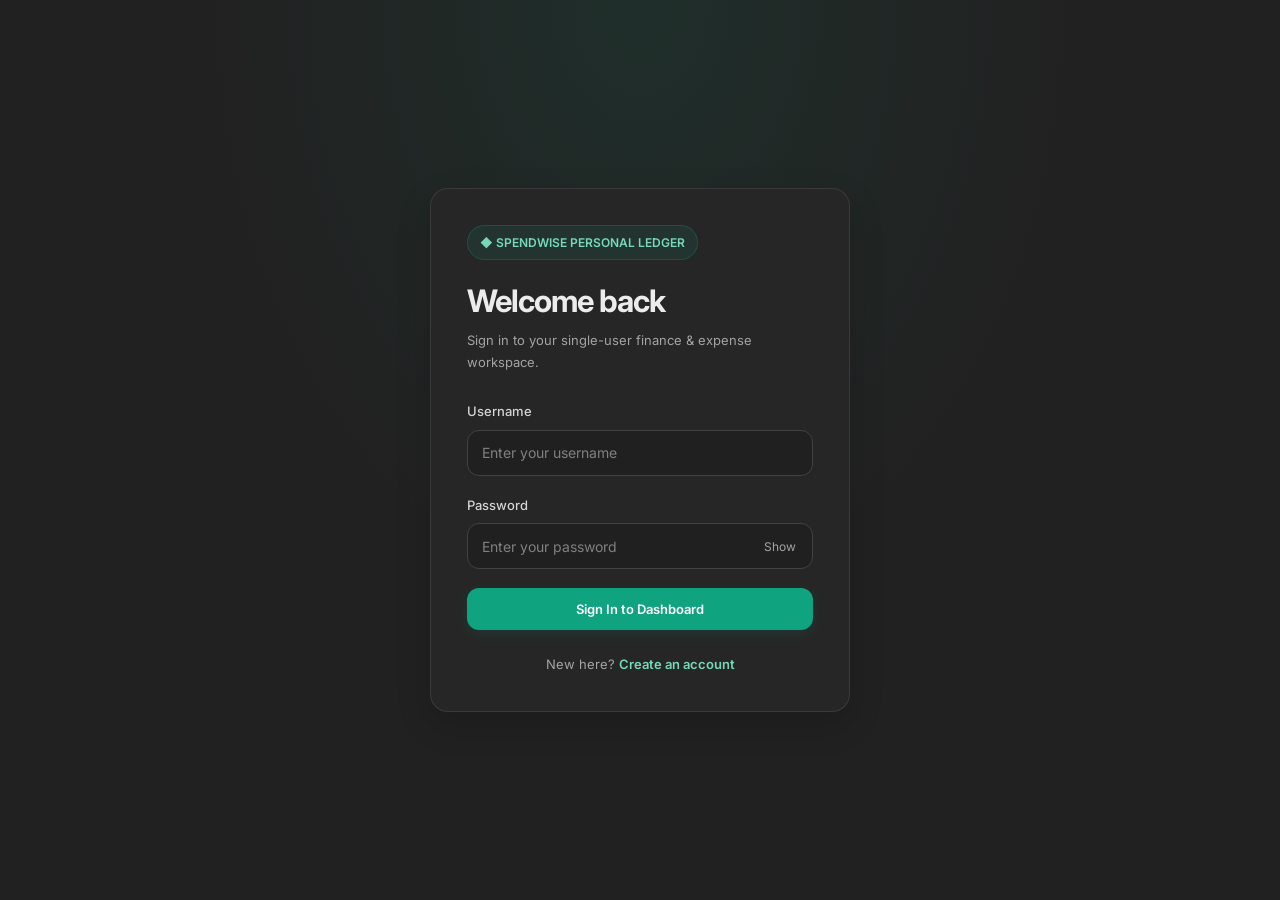
<file: ExpenseLedger_Simple_Redesign/web/index.html>
﻿<!DOCTYPE html>
<html lang="en">
<head>
    <meta charset="UTF-8">
    <meta name="viewport" content="width=device-width, initial-scale=1.0">
    <title>SpendWise — Sign In & Setup</title>
    <link rel="stylesheet" href="style.css">
</head>
<body>
    <main class="login-wrapper">
        <section class="glass-card login-card">
            <div class="brand-badge">◆ SPENDWISE PERSONAL LEDGER</div>
            <h1 class="brand-title" id="authHeading">Welcome back</h1>
            <p class="brand-subtitle" id="authSubheading">Sign in to your single-user finance & expense workspace.</p>

            <div id="authAlert" class="alert-banner alert-error" role="alert"></div>

            <!-- SIGN IN FORM -->
            <form id="loginForm" autocomplete="on">
                <div class="form-group">
                    <label class="form-label" for="username">Username</label>
                    <input class="form-control" type="text" id="username" name="username" placeholder="Enter your username" required>
                </div>

                <div class="form-group">
                    <label class="form-label" for="password">Password</label>
                    <div class="input-wrapper">
                        <input class="form-control" type="password" id="password" name="password" placeholder="Enter your password" required>
                        <button type="button" class="toggle-pass-btn" data-target="password">Show</button>
                    </div>
                </div>

                <button type="submit" class="btn btn-primary btn-full" id="loginBtn">
                    Sign In to Dashboard
                </button>

                <div class="auth-switch">
                    New here? <a id="showRegisterLink">Create an account</a>
                </div>
            </form>

            <!-- CREATE AN ACCOUNT FORM -->
            <form id="registerForm" style="display:none;" autocomplete="off">
                <div class="form-group">
                    <label class="form-label" for="regUsername">Choose Username</label>
                    <input class="form-control" type="text" id="regUsername" placeholder="e.g., AshBron_07 or Kushal" required>
                </div>

                <div class="form-group">
                    <label class="form-label" for="regPassword">Create Password</label>
                    <div class="input-wrapper">
                        <input class="form-control" type="password" id="regPassword" placeholder="Create a strong password" required>
                        <button type="button" class="toggle-pass-btn" data-target="regPassword">Show</button>
                    </div>
                </div>

                <div class="form-group">
                    <label class="form-label" for="regConfirmPassword">Confirm Password</label>
                    <div class="input-wrapper">
                        <input class="form-control" type="password" id="regConfirmPassword" placeholder="Re-enter your password" required>
                    </div>
                </div>

                <button type="submit" class="btn btn-primary btn-full" id="registerBtn">
                    Create Account
                </button>

                <div class="auth-switch">
                    Already have an account? <a id="showLoginLink">Sign in here</a>
                </div>
            </form>
        </section>
    </main>

    <script>
        // Check if redirected with a success registration message in URL query
        const urlParams = new URLSearchParams(window.location.search);
        if (urlParams.get('registered') === 'success') {
            const alertBox = document.getElementById('authAlert');
            alertBox.textContent = 'Account created successfully! Please sign in below.';
            alertBox.className = 'alert-banner alert-success';
            alertBox.style.display = 'block';
        }

        document.querySelectorAll('.toggle-pass-btn').forEach(btn => {
            btn.addEventListener('click', () => {
                const input = document.getElementById(btn.dataset.target);
                const isPass = input.type === 'password';
                input.type = isPass ? 'text' : 'password';
                btn.textContent = isPass ? 'Hide' : 'Show';
            });
        });

        const loginForm = document.getElementById('loginForm');
        const registerForm = document.getElementById('registerForm');
        const authHeading = document.getElementById('authHeading');
        const authSubheading = document.getElementById('authSubheading');
        const authAlert = document.getElementById('authAlert');

        function showAlert(msg, isSuccess = false) {
            authAlert.textContent = msg;
            authAlert.className = 'alert-banner ' + (isSuccess ? 'alert-success' : 'alert-error');
            authAlert.style.display = 'block';
        }

        document.getElementById('showRegisterLink').addEventListener('click', () => {
            authAlert.style.display = 'none';
            loginForm.style.display = 'none';
            registerForm.style.display = 'block';
            authHeading.textContent = 'Create an account';
            authSubheading.textContent = 'Set up your personal SpendWise credentials.';
        });

        document.getElementById('showLoginLink').addEventListener('click', () => {
            authAlert.style.display = 'none';
            registerForm.style.display = 'none';
            loginForm.style.display = 'block';
            authHeading.textContent = 'Welcome back';
            authSubheading.textContent = 'Sign in to your single-user finance & expense workspace.';
        });

        loginForm.addEventListener('submit', async (e) => {
            e.preventDefault();
            authAlert.style.display = 'none';
            const btn = document.getElementById('loginBtn');
            btn.disabled = true;
            btn.textContent = 'Verifying credentials...';

            const params = new URLSearchParams({
                action: 'login',
                username: document.getElementById('username').value,
                password: document.getElementById('password').value
            });

            try {
                const res = await fetch('api', { method: 'POST', body: params });
                const data = await res.json();
                if (res.ok && data.success) {
                    window.location.href = data.redirect || 'app.html';
                } else {
                    showAlert(data.message || 'Invalid username or password.');
                }
            } catch (err) {
                showAlert('Cannot reach backend server. Ensure MySQL and Tomcat are running.');
            } finally {
                btn.disabled = false;
                btn.textContent = 'Sign In to Dashboard';
            }
        });

        registerForm.addEventListener('submit', async (e) => {
            e.preventDefault();
            authAlert.style.display = 'none';

            const u = document.getElementById('regUsername').value.trim();
            const p1 = document.getElementById('regPassword').value;
            const p2 = document.getElementById('regConfirmPassword').value;

            if (p1 !== p2) {
                showAlert('Passwords do not match. Please re-enter.');
                return;
            }
            if (p1.length < 4) {
                showAlert('Password must be at least 4 characters long.');
                return;
            }

            const btn = document.getElementById('registerBtn');
            btn.disabled = true;
            btn.textContent = 'Creating account...';

            const params = new URLSearchParams({
                action: 'register',
                username: u,
                password: p1
            });

            try {
                const res = await fetch('api', { method: 'POST', body: params });
                const data = await res.json();
                if (res.ok && data.success) {
                    // Redirect back to login page with success flag
                    window.location.href = data.redirect || 'index.html?registered=success';
                } else {
                    showAlert(data.message || 'Could not create account.');
                }
            } catch (err) {
                showAlert('Server error while creating account.');
            } finally {
                btn.disabled = false;
                btn.textContent = 'Create Account';
            }
        });
    </script>
</body>
</html>
</file>
<file: ExpenseLedger_Simple_Redesign/web/style.css>
﻿@import url('https://fonts.googleapis.com/css2?family=Inter:wght@400;500;600;700;800&display=swap');

:root {
    --bg-main: #212121;
    --bg-secondary: #171717;
    --bg-elevated: #2a2a2a;
    --glass-surface: #262626;
    --glass-surface-hover: #303030;
    --glass-border: rgba(255, 255, 255, 0.09);

    --accent-blue: #8ab4f8;
    --accent-purple: #b4a0f5;
    --accent-cyan: #7dd3c0;
    --positive-green: #10a37f;
    --warning-amber: #fbbf24;
    --danger-red: #f87171;

    --text-primary: #ececec;
    --text-secondary: #a3a3a3;
    --text-muted: #737373;

    --radius-lg: 18px;
    --radius-md: 12px;
    --radius-sm: 8px;

    --shadow-glass: 0 12px 35px rgba(0, 0, 0, 0.16);
    --transition: 180ms ease;
}

/* RESET */

*,
*::before,
*::after {
    box-sizing: border-box;
    margin: 0;
    padding: 0;
}

html {
    scroll-behavior: smooth;
    color-scheme: dark;
}

body,
button,
input,
select,
textarea {
    font-family: 'Inter', -apple-system, BlinkMacSystemFont,
        "Segoe UI", sans-serif;
}

body {
    min-height: 100vh;
    overflow-x: hidden;
    background: var(--bg-main);
    color: var(--text-primary);
    font-size: 14px;
    line-height: 1.6;
    -webkit-font-smoothing: antialiased;
}

button,
input,
select,
textarea {
    font-size: inherit;
}

button {
    color: inherit;
}

a {
    color: var(--accent-cyan);
    text-decoration: none;
    transition: color var(--transition);
}

a:hover {
    color: #a7f3d0;
}

::selection {
    color: #fff;
    background: rgba(16, 163, 127, 0.55);
}

:focus-visible {
    outline: 2px solid var(--positive-green);
    outline-offset: 3px;
}

/* SCROLLBAR */

::-webkit-scrollbar {
    width: 9px;
    height: 9px;
}

::-webkit-scrollbar-track {
    background: var(--bg-secondary);
}

::-webkit-scrollbar-thumb {
    background: #454545;
    border: 2px solid var(--bg-secondary);
    border-radius: 999px;
}

::-webkit-scrollbar-thumb:hover {
    background: #626262;
}

/* GLASS / SURFACE CARDS */

.glass-card {
    background: var(--glass-surface);
    border: 1px solid var(--glass-border);
    border-radius: var(--radius-lg);
    box-shadow: var(--shadow-glass);
    transition:
        background var(--transition),
        border-color var(--transition),
        transform var(--transition);
}

.glass-card:hover {
    border-color: rgba(16, 163, 127, 0.35);
}

.kpi-card,
.section-card,
.login-card,
.modal-card {
    background: var(--glass-surface);
    border: 1px solid var(--glass-border);
    border-radius: var(--radius-lg);
    box-shadow: var(--shadow-glass);
}

/* LOGIN AND REGISTER */

.login-wrapper {
    min-height: 100vh;
    display: flex;
    align-items: center;
    justify-content: center;
    padding: 28px 18px;
    background:
        radial-gradient(
            ellipse at 50% 0%,
            rgba(16, 163, 127, 0.10),
            transparent 48%
        ),
        var(--bg-main);
}

.login-card {
    width: 100%;
    max-width: 420px;
    padding: 36px;
    animation: appear 400ms ease both;
}

.brand-badge {
    display: inline-flex;
    align-items: center;
    gap: 9px;
    margin-bottom: 22px;
    padding: 7px 12px;
    border: 1px solid rgba(16, 163, 127, 0.25);
    border-radius: 999px;
    background: rgba(16, 163, 127, 0.10);
    color: #75d9b9;
    font-size: 12px;
    font-weight: 600;
}

.brand-title {
    margin-bottom: 8px;
    color: var(--text-primary);
    font-size: clamp(25px, 4vw, 31px);
    font-weight: 700;
    line-height: 1.25;
    letter-spacing: -1px;
}

.brand-subtitle {
    margin-bottom: 28px;
    color: var(--text-secondary);
    font-size: 13px;
    line-height: 1.7;
}

/* FORM ELEMENTS */

.form-group {
    min-width: 0;
    margin-bottom: 19px;
}

.form-label {
    display: block;
    margin-bottom: 8px;
    color: #d4d4d4;
    font-size: 13px;
    font-weight: 500;
}

.input-wrapper {
    position: relative;
    display: flex;
    align-items: center;
    min-width: 0;
}

.form-control {
    width: 100%;
    min-height: 46px;
    padding: 12px 14px;
    border: 1px solid #424242;
    border-radius: var(--radius-md);
    background: #202020;
    color: var(--text-primary);
    caret-color: var(--accent-cyan);
    transition:
        border-color var(--transition),
        box-shadow var(--transition),
        background var(--transition);
}

.form-control::placeholder {
    color: #808080;
}

.form-control:hover {
    border-color: #606060;
}

.form-control:focus {
    outline: none;
    border-color: var(--positive-green);
    background: #222;
    box-shadow: 0 0 0 3px rgba(16, 163, 127, 0.15);
}

textarea.form-control {
    min-height: 100px;
    resize: vertical;
}

select.form-control {
    cursor: pointer;
}

input[type="date"].form-control,
input[type="month"].form-control {
    color-scheme: dark;
}

input.form-control:-webkit-autofill,
input.form-control:-webkit-autofill:hover,
input.form-control:-webkit-autofill:focus {
    -webkit-text-fill-color: var(--text-primary);
    -webkit-box-shadow: 0 0 0 1000px #202020 inset;
    transition: background-color 9999s ease-in-out 0s;
}

.toggle-pass-btn {
    position: absolute;
    right: 12px;
    padding: 5px;
    border: 0;
    background: transparent;
    color: var(--text-secondary);
    cursor: pointer;
    font-size: 12px;
}

.toggle-pass-btn:hover {
    color: var(--accent-cyan);
}

.auth-switch {
    margin-top: 24px;
    color: var(--text-secondary);
    text-align: center;
    font-size: 13px;
}

.auth-switch a {
    color: #75d9b9;
    font-weight: 600;
}

.auth-switch a:hover {
    text-decoration: underline;
}

/* BUTTONS */

.btn {
    display: inline-flex;
    align-items: center;
    justify-content: center;
    gap: 8px;
    min-height: 42px;
    padding: 10px 17px;
    border: 1px solid transparent;
    border-radius: var(--radius-md);
    font-size: 13px;
    font-weight: 600;
    cursor: pointer;
    transition:
        background var(--transition),
        border-color var(--transition),
        transform var(--transition),
        box-shadow var(--transition);
}

.btn:active {
    transform: scale(0.98);
}

.btn:disabled {
    opacity: 0.55;
    cursor: not-allowed;
}

.btn-primary {
    background: var(--positive-green);
    color: #fff;
    box-shadow: 0 4px 14px rgba(16, 163, 127, 0.14);
}

.btn-primary:hover {
    background: #0d916f;
    box-shadow: 0 6px 20px rgba(16, 163, 127, 0.22);
}

.btn-secondary {
    border-color: #484848;
    background: #303030;
    color: var(--text-primary);
}

.btn-secondary:hover {
    border-color: #686868;
    background: #383838;
}

.btn-danger {
    border-color: rgba(248, 113, 113, 0.25);
    background: rgba(248, 113, 113, 0.10);
    color: #fca5a5;
}

.btn-danger:hover {
    border-color: var(--danger-red);
    background: #b91c1c;
    color: #fff;
}

.btn-full {
    width: 100%;
}

/* ALERTS */

.alert-banner {
    margin-bottom: 18px;
    padding: 12px 14px;
    border: 1px solid transparent;
    border-radius: var(--radius-md);
    font-size: 13px;
    line-height: 1.6;
}

.alert-banner:empty {
    display: none;
}

.alert-error {
    border-color: rgba(248, 113, 113, 0.25);
    background: rgba(248, 113, 113, 0.10);
    color: #fca5a5;
}

.alert-warning {
    border-color: rgba(251, 191, 36, 0.25);
    background: rgba(251, 191, 36, 0.09);
    color: #fcd34d;
}

.alert-success {
    border-color: rgba(16, 185, 129, 0.25);
    background: rgba(16, 185, 129, 0.09);
    color: #6ee7b7;
}

/* MAIN APPLICATION LAYOUT */

.app-layout {
    display: grid;
    grid-template-columns: 250px minmax(0, 1fr);
    min-height: 100vh;
}

.sidebar {
    position: sticky;
    top: 0;
    display: flex;
    flex-direction: column;
    justify-content: space-between;
    height: 100vh;
    padding: 26px 16px;
    overflow-y: auto;
    background: var(--bg-secondary);
    border-right: 1px solid var(--glass-border);
}

.nav-list {
    display: flex;
    flex-direction: column;
    gap: 5px;
    margin-top: 28px;
    list-style: none;
}

.nav-btn {
    display: flex;
    align-items: center;
    gap: 11px;
    width: 100%;
    padding: 11px 13px;
    border: 1px solid transparent;
    border-radius: var(--radius-md);
    background: transparent;
    color: var(--text-secondary);
    text-align: left;
    font-size: 13px;
    font-weight: 500;
    cursor: pointer;
    transition: background var(--transition), color var(--transition);
}

.nav-btn:hover {
    background: #292929;
    color: var(--text-primary);
}

.nav-btn.active {
    border-color: rgba(16, 163, 127, 0.20);
    background: rgba(16, 163, 127, 0.12);
    color: #83dfc0;
}

.main-content {
    width: 100%;
    max-width: 1500px;
    min-width: 0;
    margin: 0 auto;
    padding: 32px clamp(18px, 3vw, 42px);
}

.top-bar {
    display: flex;
    align-items: center;
    justify-content: space-between;
    flex-wrap: wrap;
    gap: 16px;
    margin-bottom: 28px;
}

.top-bar h1,
.top-bar h2 {
    color: var(--text-primary);
    letter-spacing: -0.6px;
}

/* DASHBOARD SUMMARY CARDS */

.kpi-grid {
    display: grid;
    grid-template-columns: repeat(4, minmax(0, 1fr));
    gap: 16px;
    margin-bottom: 25px;
}

.kpi-card {
    min-width: 0;
    padding: 21px;
    transition:
        border-color var(--transition),
        transform var(--transition);
}

.kpi-card:hover {
    transform: translateY(-2px);
    border-color: rgba(16, 163, 127, 0.30);
}

.kpi-label {
    margin-bottom: 10px;
    color: var(--text-secondary);
    font-size: 11px;
    font-weight: 600;
    letter-spacing: 0.8px;
    text-transform: uppercase;
}

.kpi-value {
    overflow-wrap: anywhere;
    color: var(--text-primary);
    font-size: clamp(22px, 2.2vw, 30px);
    font-weight: 700;
    line-height: 1.3;
    letter-spacing: -0.8px;
    font-variant-numeric: tabular-nums;
}

.kpi-sub {
    margin-top: 8px;
    color: var(--text-secondary);
    font-size: 12px;
}

/* CHARTS AND SECTIONS */

.charts-grid {
    display: grid;
    grid-template-columns: repeat(2, minmax(0, 1fr));
    gap: 20px;
    margin-bottom: 24px;
}

.section-card {
    min-width: 0;
    margin-bottom: 22px;
    padding: 23px;
}

.section-header {
    display: flex;
    align-items: center;
    justify-content: space-between;
    flex-wrap: wrap;
    gap: 12px;
    margin-bottom: 20px;
}

.section-title {
    color: var(--text-primary);
    font-size: 16px;
    font-weight: 600;
    letter-spacing: -0.3px;
}

.section-card canvas {
    max-width: 100%;
}

/* FILTERS */

.filter-bar {
    display: grid;
    grid-template-columns: minmax(180px, 2fr) repeat(4, minmax(100px, 1fr));
    gap: 10px;
    margin-bottom: 20px;
}

.filter-bar > * {
    min-width: 0;
}

/* TABLES */

.table-responsive {
    width: 100%;
    overflow-x: auto;
    border: 1px solid var(--glass-border);
    border-radius: var(--radius-md);
}

.data-table {
    width: 100%;
    border-collapse: collapse;
    text-align: left;
    white-space: nowrap;
}

.data-table th,
.data-table td {
    padding: 14px 16px;
    border-bottom: 1px solid var(--glass-border);
    font-size: 13px;
}

.data-table th {
    background: #222;
    color: var(--text-secondary);
    font-size: 10px;
    font-weight: 600;
    letter-spacing: 0.7px;
    text-transform: uppercase;
}

.data-table tbody tr {
    transition: background var(--transition);
}

.data-table tbody tr:hover {
    background: var(--glass-surface-hover);
}

.data-table tbody tr:last-child td {
    border-bottom: none;
}

.data-table td {
    color: #dedede;
    font-variant-numeric: tabular-nums;
}

/* CATEGORY BADGES */

.cat-pill {
    display: inline-flex;
    align-items: center;
    padding: 4px 10px;
    border: 1px solid rgba(16, 163, 127, 0.22);
    border-radius: 999px;
    background: rgba(16, 163, 127, 0.10);
    color: #83dfc0;
    font-size: 11px;
    font-weight: 500;
    white-space: nowrap;
}

/* BUDGET PROGRESS */

.progress-track {
    width: 100%;
    height: 8px;
    margin: 13px 0;
    overflow: hidden;
    border: 1px solid var(--glass-border);
    border-radius: 999px;
    background: #181818;
}

.progress-fill {
    width: 0;
    height: 100%;
    border-radius: inherit;
    background: linear-gradient(90deg, #10a37f, #6ee7b7);
    transition: width 400ms ease;
}

.progress-fill.warning {
    background: linear-gradient(90deg, #fbbf24, #f87171);
}

/* MODALS */

.modal-backdrop {
    position: fixed;
    inset: 0;
    z-index: 1000;
    display: none;
    align-items: center;
    justify-content: center;
    padding: 20px;
    background: rgba(0, 0, 0, 0.68);
    backdrop-filter: blur(6px);
    -webkit-backdrop-filter: blur(6px);
}

.modal-card {
    width: 100%;
    max-width: 500px;
    max-height: min(85vh, 800px);
    padding: 27px;
    overflow-y: auto;
    animation: appear 200ms ease both;
}

/* VIEW SWITCHING */

.view-section {
    display: none;
}

.view-section.active {
    display: block;
    animation: appear 220ms ease both;
}

/* SMALL UTILITIES */

.text-muted {
    color: var(--text-secondary);
}

.text-success {
    color: #6ee7b7;
}

.text-danger {
    color: #fca5a5;
}

.empty-state {
    padding: 36px 18px;
    color: var(--text-secondary);
    text-align: center;
}

.empty-state p {
    margin-top: 8px;
}

/* ANIMATIONS */

@keyframes appear {
    from {
        opacity: 0;
        transform: translateY(7px);
    }

    to {
        opacity: 1;
        transform: translateY(0);
    }
}

/* TABLET */

@media (max-width: 1100px) {
    .app-layout {
        grid-template-columns: 215px minmax(0, 1fr);
    }

    .kpi-grid {
        grid-template-columns: repeat(2, minmax(0, 1fr));
    }

    .filter-bar {
        grid-template-columns: repeat(2, minmax(0, 1fr));
    }

    .filter-bar > :first-child {
        grid-column: 1 / -1;
    }
}

/* MOBILE */

@media (max-width: 760px) {
    .app-layout {
        grid-template-columns: minmax(0, 1fr);
    }

    .sidebar {
        position: relative;
        top: auto;
        width: 100%;
        height: auto;
        padding: 14px;
        overflow: visible;
        border-right: none;
        border-bottom: 1px solid var(--glass-border);
    }

    .nav-list {
        display: flex;
        flex-direction: row;
        flex-wrap: wrap;
        gap: 6px;
        margin-top: 16px;
    }

    .nav-btn {
        width: auto;
        padding: 9px 11px;
        font-size: 12px;
    }

    .main-content {
        padding: 22px 15px;
    }

    .top-bar {
        align-items: flex-start;
        margin-bottom: 22px;
    }

    .charts-grid {
        grid-template-columns: minmax(0, 1fr);
        gap: 15px;
    }

    .section-card {
        padding: 17px;
    }

    .kpi-grid {
        gap: 11px;
    }

    .kpi-card {
        padding: 16px;
    }

    .kpi-label {
        font-size: 10px;
    }

    .kpi-value {
        font-size: 22px;
    }

    .login-card {
        padding: 28px 22px;
    }
}

/* SMALL PHONES */

@media (max-width: 420px) {
    .kpi-grid {
        grid-template-columns: minmax(0, 1fr);
    }

    .filter-bar {
        grid-template-columns: minmax(0, 1fr);
    }

    .filter-bar > :first-child {
        grid-column: auto;
    }

    .section-header {
        align-items: flex-start;
    }

    .login-wrapper {
        padding: 14px;
    }

    .login-card {
        padding: 24px 18px;
    }

    .btn {
        padding: 10px 13px;
    }
}

/* RESPECT ACCESSIBILITY SETTINGS */

@media (prefers-reduced-motion: reduce) {
    *,
    *::before,
    *::after {
        scroll-behavior: auto !important;
        animation-duration: 0.01ms !important;
        animation-iteration-count: 1 !important;
        transition-duration: 0.01ms !important;
    }
}
</file>
